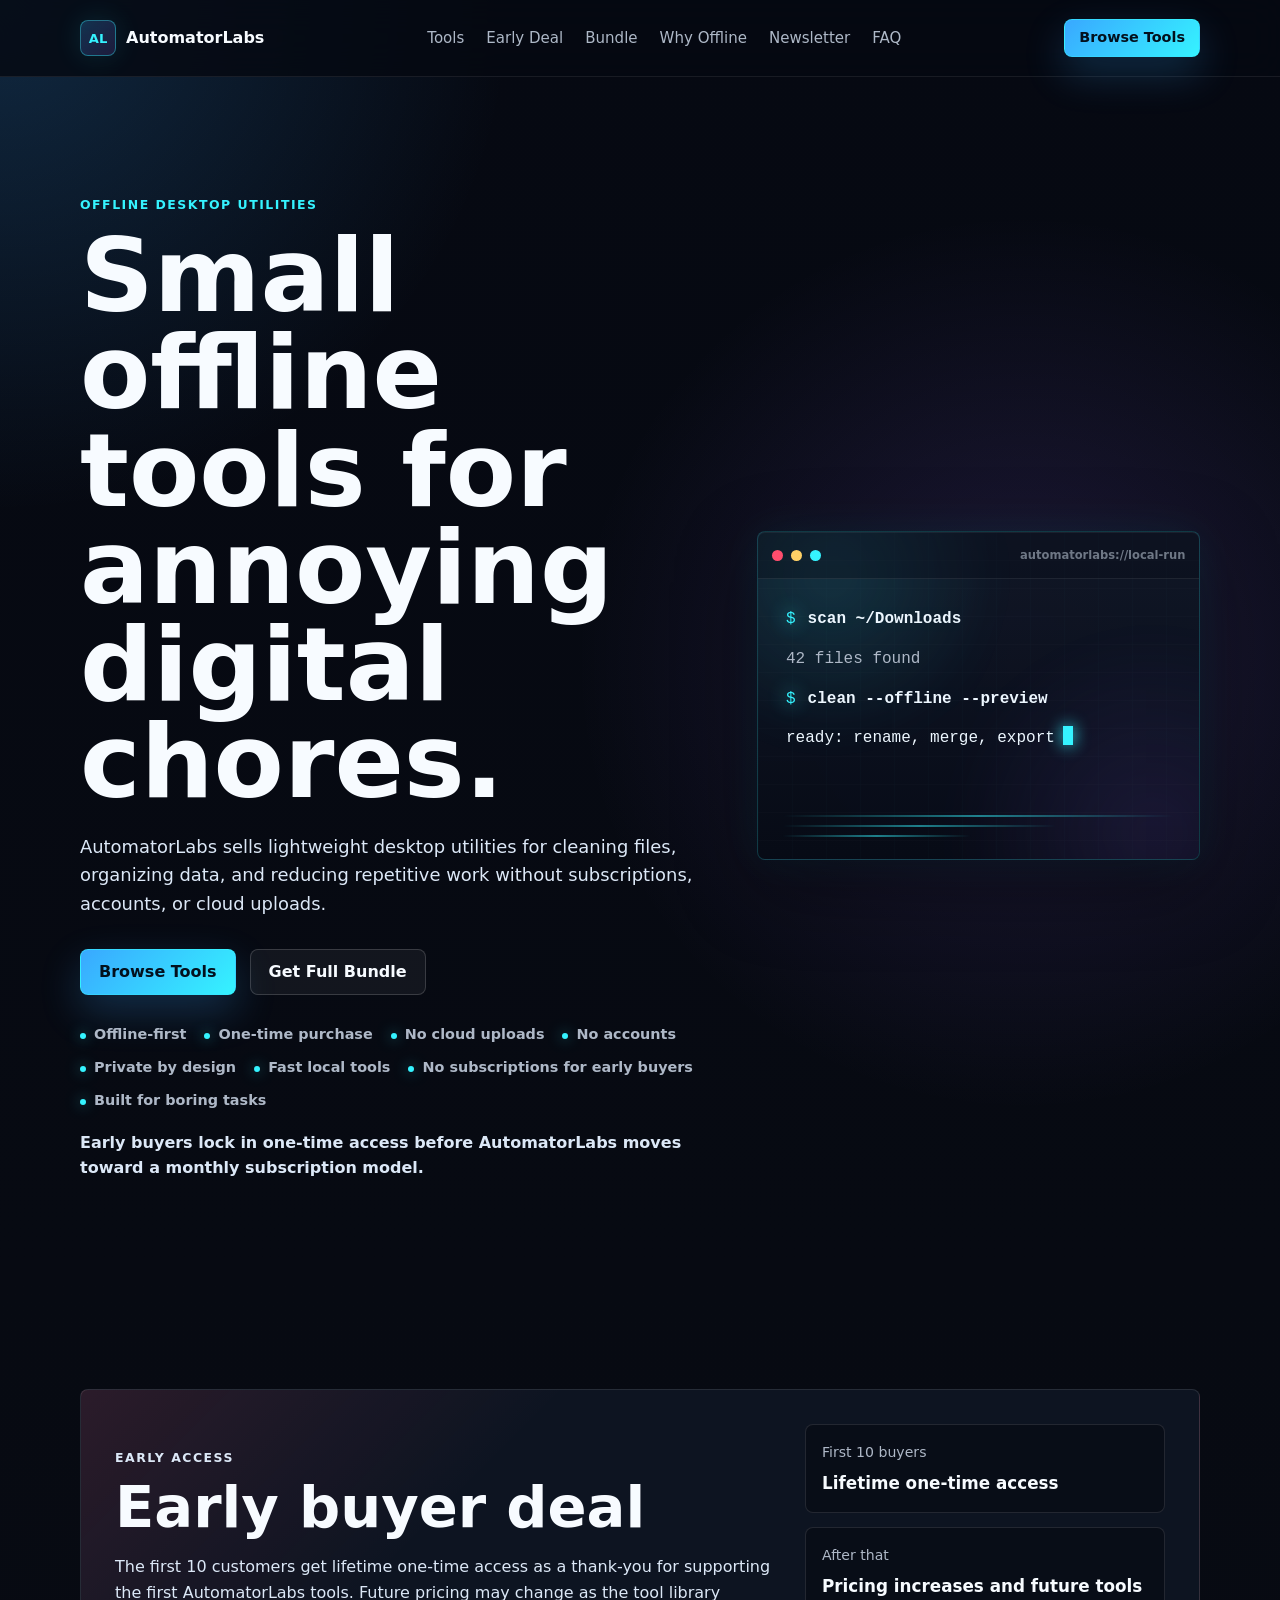
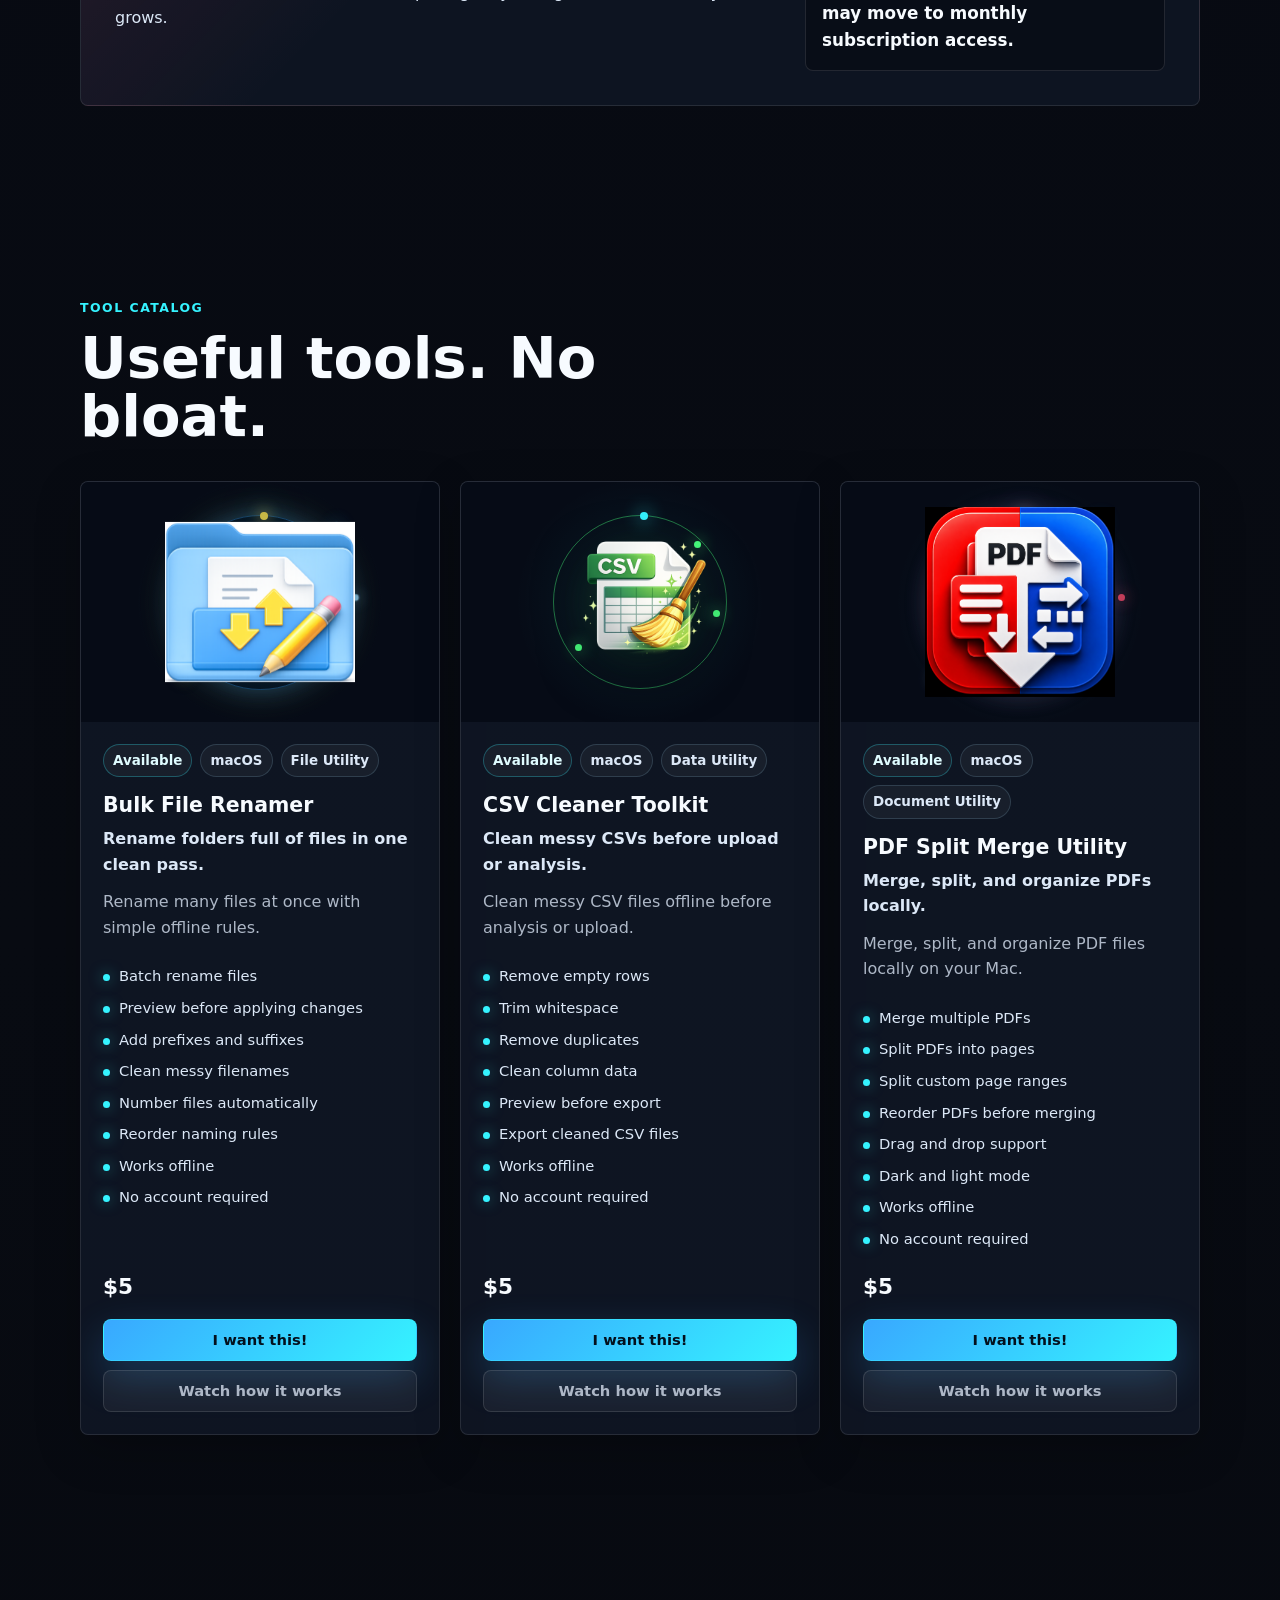
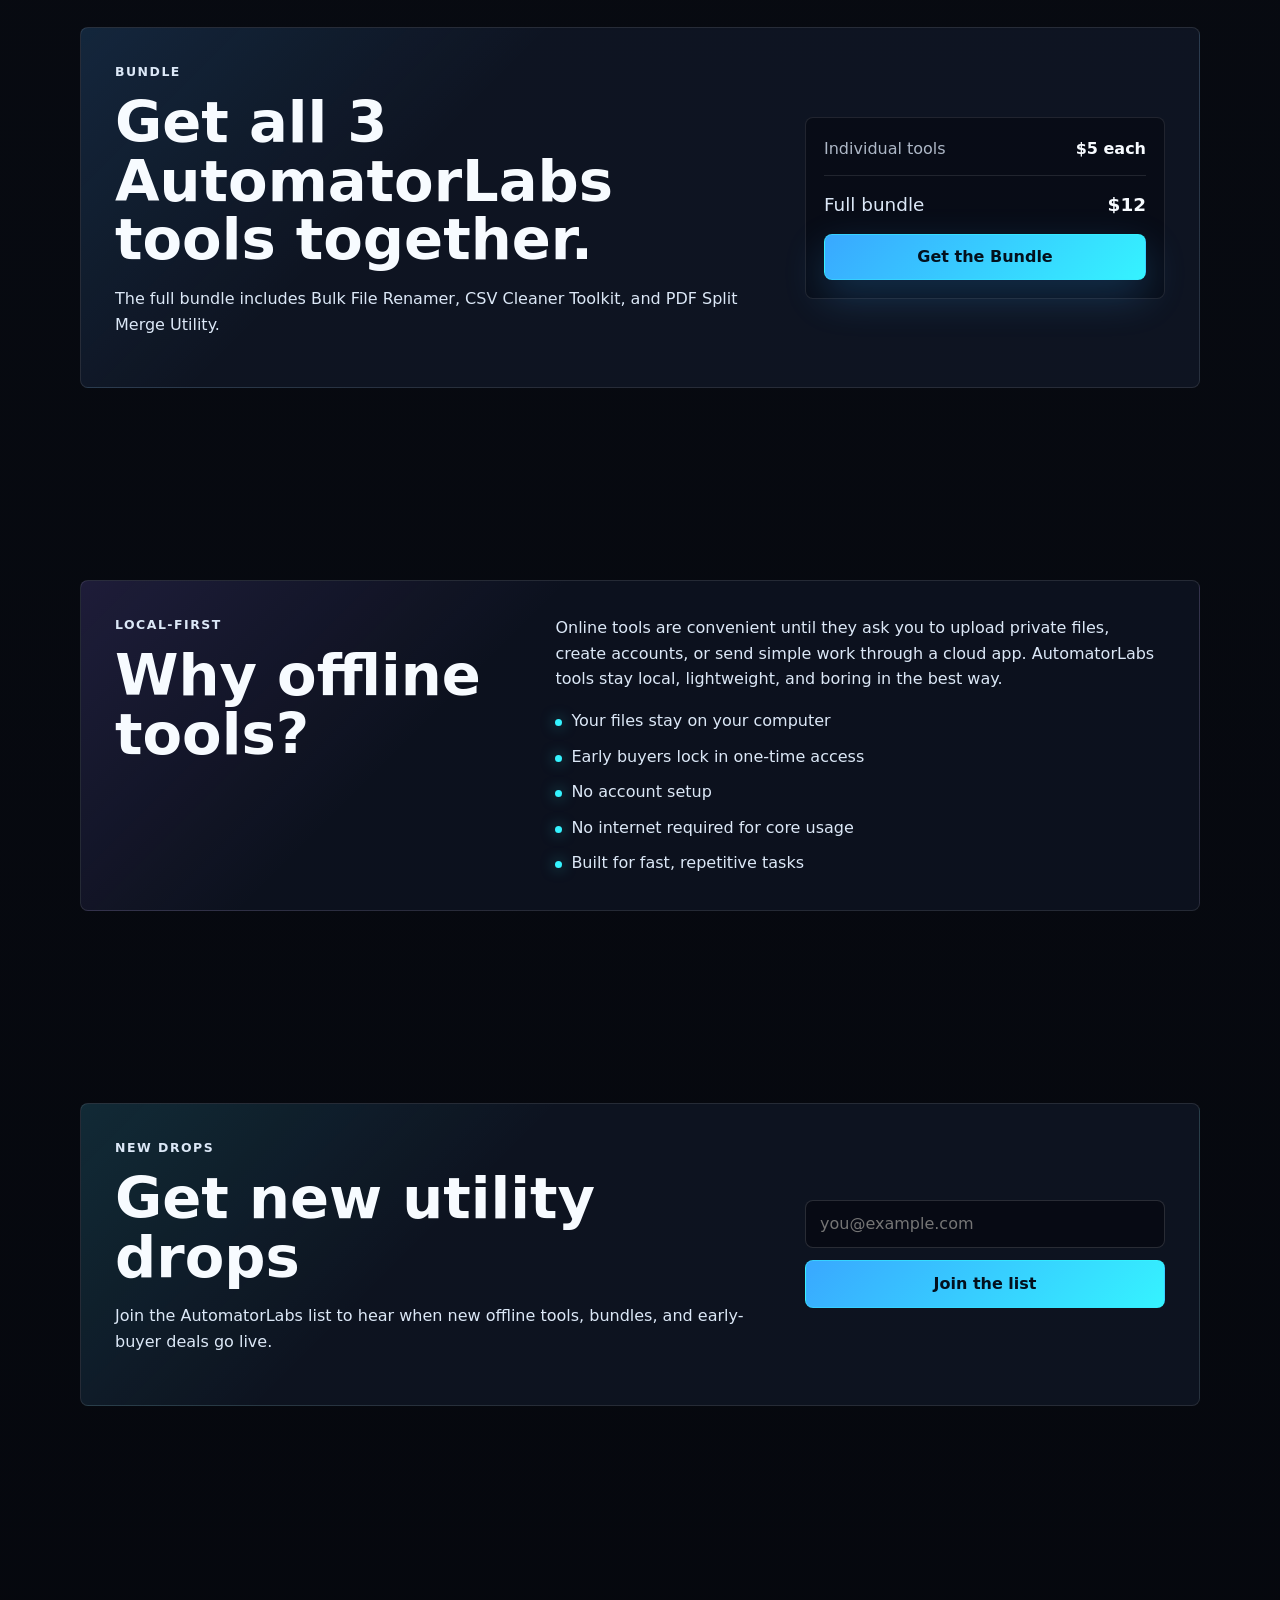
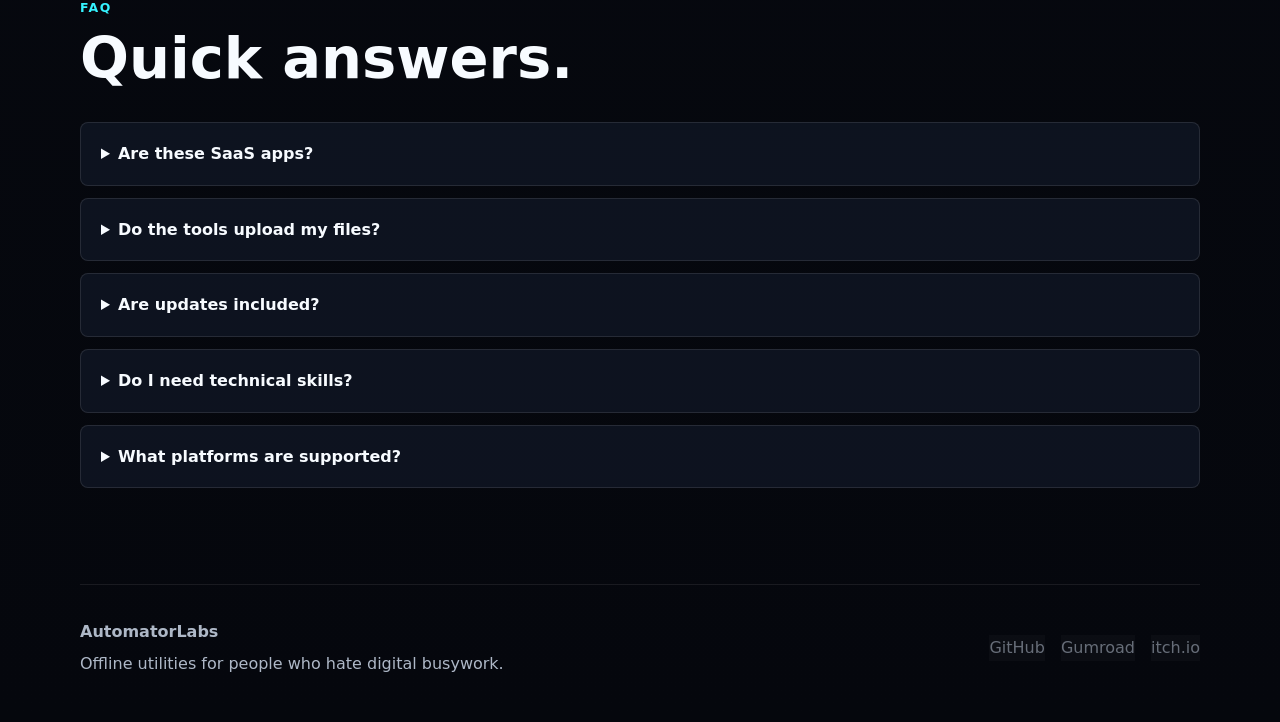
<file: index.html>
<!DOCTYPE html>
<html lang="en">
  <head>
    <meta charset="UTF-8" />
    <meta name="viewport" content="width=device-width, initial-scale=1.0" />
    <meta
  name="description"
  content="AutomatorLabs builds small offline desktop utilities for files, data, PDFs, and repetitive digital chores."
/>

<meta property="og:title" content="AutomatorLabs | Offline Utility Apps">
<meta property="og:description" content="Small offline desktop utilities for cleaning files, organizing downloads, removing duplicates, and reducing repetitive digital chores.">
<meta property="og:image" content="https://automatorlabs.netlify.app/assets/screenshots/preview.png">
<meta property="og:url" content="https://automatorlabs.netlify.app">
<meta property="og:type" content="website">

<meta name="twitter:card" content="summary_large_image">
<meta name="twitter:title" content="AutomatorLabs | Offline Utility Apps">
<meta name="twitter:description" content="Small offline desktop utilities for cleaning files, organizing downloads, and reducing repetitive digital chores.">
<meta name="twitter:image" content="https://automatorlabs.netlify.app/assets/screenshots/preview.png">

<title>AutomatorLabs | Offline Utility Apps</title>
    <link rel="stylesheet" href="styles.css" />
  </head>
  <body>
    <header class="site-header">
      <nav class="nav-shell" aria-label="Main navigation">
        <a class="brand" href="#top" aria-label="AutomatorLabs home">
          <span class="brand-mark">AL</span>
          <span>AutomatorLabs</span>
        </a>
        <div class="nav-links">
          <a href="#tools">Tools</a>
          <a href="#early-deal">Early Deal</a>
          <a href="#bundle">Bundle</a>
          <a href="#why-offline">Why Offline</a>
          <a href="#newsletter">Newsletter</a>
          <a href="#faq">FAQ</a>
        </div>
        <a class="button button-small" href="#tools">Browse Tools</a>
      </nav>
    </header>

    <main id="top">
      <section class="hero section-pad">
        <div class="hero-grid">
          <div class="hero-copy">
            <p class="eyebrow">Offline desktop utilities</p>
            <h1>Small offline tools for annoying digital chores.</h1>
            <p class="hero-subhead">
              AutomatorLabs sells lightweight desktop utilities for cleaning
              files, organizing data, and reducing repetitive work without
              subscriptions, accounts, or cloud uploads.
            </p>
            <div class="hero-actions">
              <a class="button" href="#tools">Browse Tools</a>
              <a class="button button-secondary" href="#bundle">Get Full Bundle</a>
            </div>
            <ul class="trust-badges" aria-label="Product trust badges">
              <li>Offline-first</li>
              <li>One-time purchase</li>
              <li>No cloud uploads</li>
              <li>No accounts</li>
              <li>Private by design</li>
              <li>Fast local tools</li>
              <li>No subscriptions for early buyers</li>
              <li>Built for boring tasks</li>
            </ul>
            <p class="early-note">
              Early buyers lock in one-time access before AutomatorLabs moves
              toward a monthly subscription model.
            </p>
          </div>
          <div class="hero-panel" aria-hidden="true">
            <div class="terminal-window">
              <div class="terminal-aura"></div>
              <div class="terminal-scanline"></div>
              <div class="terminal-top">
                <span></span>
                <span></span>
                <span></span>
                <em>automatorlabs://local-run</em>
              </div>
              <div class="terminal-body">
                <p class="terminal-line command command-one"><span>$</span><b>scan ~/Downloads</b></p>
                <p class="terminal-line muted result-one">42 files found</p>
                <p class="terminal-line command command-two"><span>$</span><b>clean --offline --preview</b></p>
                <p class="terminal-line success result-two">ready: rename, merge, export</p>
                <div class="terminal-grid">
                  <i></i>
                  <i></i>
                  <i></i>
                </div>
              </div>
            </div>
          </div>
        </div>
      </section>

      <section class="early-deal section-pad" id="early-deal">
        <div class="deal-box">
          <div>
            <p class="eyebrow">Early access</p>
            <h2>Early buyer deal</h2>
            <p>
              The first 10 customers get lifetime one-time access as a
              thank-you for supporting the first AutomatorLabs tools. Future
              pricing may change as the tool library grows.
            </p>
          </div>
          <div class="deal-counter" aria-label="Early buyer pricing details">
            <div>
              <span>First 10 buyers</span>
              <strong>Lifetime one-time access</strong>
            </div>
            <div>
              <span>After that</span>
              <strong>Pricing increases and future tools may move to monthly subscription access.</strong>
            </div>
          </div>
        </div>
      </section>

      <section class="catalog section-pad" id="tools">
        <div class="section-heading">
          <p class="eyebrow">Tool catalog</p>
          <h2>Useful tools. No bloat.</h2>
        </div>
        <div class="catalog-grid" id="product-grid" aria-live="polite"></div>
        <p class="catalog-note" id="catalog-note" hidden>
          Product catalog could not be loaded from products.json. Showing the
          built-in fallback catalog.
        </p>
      </section>

      <section class="bundle section-pad" id="bundle">
        <div class="bundle-box">
          <div>
            <p class="eyebrow">Bundle</p>
            <h2>Get all 3 AutomatorLabs tools together.</h2>
            <p>
              The full bundle includes Bulk File Renamer, CSV Cleaner Toolkit,
              and PDF Split Merge Utility.
            </p>
          </div>
          <div class="pricing-panel">
            <div class="price-row">
              <span>Individual tools</span>
              <strong>$5 each</strong>
            </div>
            <div class="price-row bundle-price">
              <span>Full bundle</span>
              <strong>$12</strong>
            </div>
            <!-- Replace # with the real Gumroad bundle link when it is ready. -->
            <a class="button" href="https://gallonlabs.gumroad.com/l/bundle" target="_blank" rel="noopener noreferrer">Get the Bundle</a>
          </div>
        </div>
      </section>

      <section class="why section-pad" id="why-offline">
        <div class="why-grid">
          <div>
            <p class="eyebrow">Local-first</p>
            <h2>Why offline tools?</h2>
          </div>
          <div>
            <p>
              Online tools are convenient until they ask you to upload private
              files, create accounts, or send simple work through a cloud app.
              AutomatorLabs tools stay local, lightweight, and boring in the
              best way.
            </p>
            <ul class="check-list">
              <li>Your files stay on your computer</li>
              <li>Early buyers lock in one-time access</li>
              <li>No account setup</li>
              <li>No internet required for core usage</li>
              <li>Built for fast, repetitive tasks</li>
            </ul>
          </div>
        </div>
      </section>

      <section class="newsletter section-pad" id="newsletter">
        <div class="newsletter-box">
          <div>
            <p class="eyebrow">New drops</p>
            <h2>Get new utility drops</h2>
            <p>
              Join the AutomatorLabs list to hear when new offline tools,
              bundles, and early-buyer deals go live.
            </p>
          </div>
          <form name="newsletter" method="POST" data-netlify="true" action="/success.html" class="newsletter-form">
            <input type="hidden" name="form-name" value="newsletter" />
            <input type="email" name="email" placeholder="you@example.com" required />
            <button type="submit">Join the list</button>
          </form>
        </div>
      </section>

      <section class="faq section-pad" id="faq">
        <div class="section-heading">
          <p class="eyebrow">FAQ</p>
          <h2>Quick answers.</h2>
        </div>
        <div class="faq-list">
          <details>
            <summary>Are these SaaS apps?</summary>
            <p>No. They are downloadable desktop utilities.</p>
          </details>
          <details>
            <summary>Do the tools upload my files?</summary>
            <p>No. The tools are designed to work locally.</p>
          </details>
          <details>
            <summary>Are updates included?</summary>
            <p>Minor updates may be included depending on the product.</p>
          </details>
          <details>
            <summary>Do I need technical skills?</summary>
            <p>No. These tools are built for normal users.</p>
          </details>
          <details>
            <summary>What platforms are supported?</summary>
            <p>Current builds focus on macOS first.</p>
          </details>
        </div>
      </section>
    </main>

    <footer class="site-footer">
      <div>
        <strong>AutomatorLabs</strong>
        <p>Offline utilities for people who hate digital busywork.</p>
      </div>
      <div class="footer-links">
        <a class="disabled-link" href="#" aria-disabled="true">GitHub</a>
        <a class="disabled-link" href="#" aria-disabled="true">Gumroad</a>
        <a class="disabled-link" href="#" aria-disabled="true">itch.io</a>
      </div>
    </footer>

    <script src="script.js"></script>
  </body>
</html>
</file>
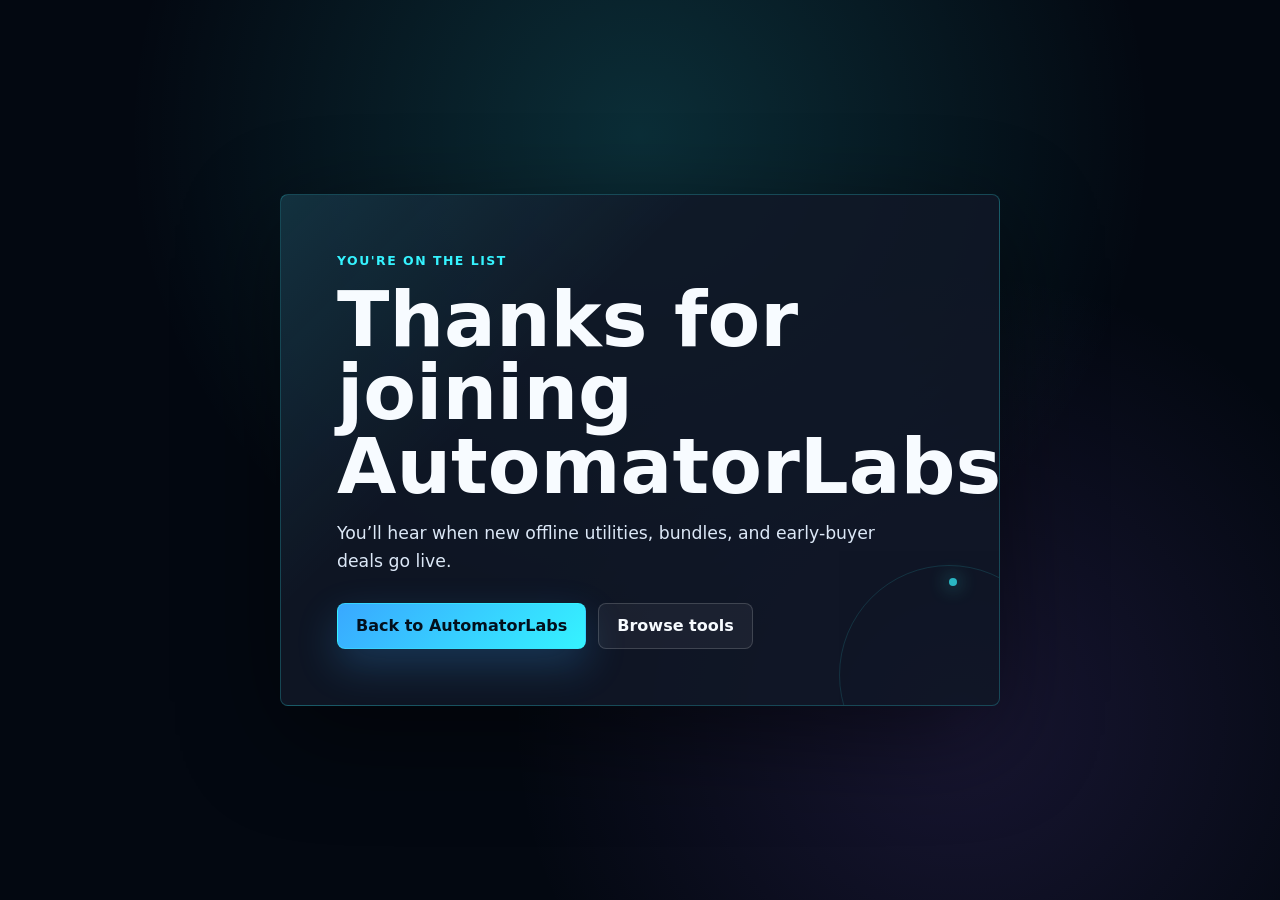
<file: success.html>
<!DOCTYPE html>
<html lang="en">
  <head>
    <meta charset="UTF-8" />
    <meta name="viewport" content="width=device-width, initial-scale=1.0" />
    <meta
      name="description"
      content="Thanks for joining the AutomatorLabs utility drop list."
    />
    <title>Thanks | AutomatorLabs</title>
    <link rel="stylesheet" href="styles.css" />
  </head>
  <body class="success-page">
    <main class="success-shell">
      <section class="success-card" aria-labelledby="success-title">
        <div class="success-orbit" aria-hidden="true">
          <span></span>
          <span></span>
          <span></span>
        </div>
        <p class="eyebrow">You're on the list</p>
        <h1 id="success-title">Thanks for joining AutomatorLabs.</h1>
        <p>
          You’ll hear when new offline utilities, bundles, and early-buyer
          deals go live.
        </p>
        <div class="success-actions">
          <a class="button" href="/">Back to AutomatorLabs</a>
          <a class="button button-secondary" href="/#tools">Browse tools</a>
        </div>
      </section>
    </main>
  </body>
</html>
</file>
<file: styles.css>
:root {
  color-scheme: dark;
  --bg: #060912;
  --bg-2: #0a1020;
  --card: #111827;
  --card-2: #151f32;
  --line: rgba(166, 227, 255, 0.16);
  --text: #f7fbff;
  --muted: #aeb8c7;
  --soft: #dce8f7;
  --blue: #39a8ff;
  --cyan: #35f3ff;
  --violet: #9a6cff;
  --red: #ff4d6d;
  --shadow: 0 24px 80px rgba(0, 0, 0, 0.38);
}

* {
  box-sizing: border-box;
}

html {
  scroll-behavior: smooth;
}

body {
  margin: 0;
  min-height: 100vh;
  overflow-x: hidden;
  background:
    radial-gradient(circle at top left, rgba(57, 168, 255, 0.2), transparent 32rem),
    radial-gradient(circle at 80% 12%, rgba(154, 108, 255, 0.16), transparent 28rem),
    linear-gradient(180deg, var(--bg), #080b12 46%, #05070d);
  color: var(--text);
  font-family:
    Inter, ui-sans-serif, system-ui, -apple-system, BlinkMacSystemFont, "Segoe UI",
    sans-serif;
  line-height: 1.6;
}

img {
  display: block;
  max-width: 100%;
}

a {
  color: inherit;
  text-decoration: none;
}

.site-header {
  position: sticky;
  top: 0;
  z-index: 10;
  border-bottom: 1px solid rgba(255, 255, 255, 0.08);
  background: rgba(6, 9, 18, 0.82);
  backdrop-filter: blur(18px);
}

.nav-shell,
.section-pad,
.site-footer {
  width: min(1120px, calc(100% - 32px));
  margin: 0 auto;
}

.nav-shell {
  display: flex;
  align-items: center;
  justify-content: space-between;
  gap: 20px;
  min-height: 76px;
}

.brand {
  display: inline-flex;
  align-items: center;
  gap: 10px;
  font-weight: 800;
  letter-spacing: 0;
}

.brand-mark {
  display: grid;
  width: 36px;
  height: 36px;
  place-items: center;
  border: 1px solid rgba(53, 243, 255, 0.38);
  background: linear-gradient(135deg, rgba(57, 168, 255, 0.24), rgba(154, 108, 255, 0.16));
  color: var(--cyan);
  font-size: 0.82rem;
  border-radius: 8px;
  box-shadow: 0 0 28px rgba(53, 243, 255, 0.12);
}

.nav-links {
  display: flex;
  align-items: center;
  gap: 22px;
  color: var(--muted);
  font-size: 0.94rem;
}

.nav-links a:hover {
  color: var(--text);
}

.button {
  display: inline-flex;
  align-items: center;
  justify-content: center;
  min-height: 46px;
  padding: 0 18px;
  border: 1px solid rgba(53, 243, 255, 0.48);
  border-radius: 8px;
  background: linear-gradient(135deg, var(--blue), var(--cyan));
  color: #03101d;
  font-weight: 800;
  box-shadow: 0 16px 40px rgba(57, 168, 255, 0.24);
  transition: transform 180ms ease, border-color 180ms ease, box-shadow 180ms ease;
}

.button:hover {
  transform: translateY(-2px);
  box-shadow: 0 20px 48px rgba(57, 168, 255, 0.32);
}

.button-secondary {
  background: rgba(255, 255, 255, 0.05);
  color: var(--text);
  border-color: rgba(255, 255, 255, 0.16);
  box-shadow: none;
}

.button-small {
  min-height: 38px;
  padding-inline: 14px;
  font-size: 0.9rem;
}

.section-pad {
  padding: 96px 0;
}

.hero {
  padding-top: 118px;
}

.hero-grid {
  display: grid;
  grid-template-columns: minmax(0, 1.05fr) minmax(320px, 0.75fr);
  gap: 56px;
  align-items: center;
}

.eyebrow {
  margin: 0 0 12px;
  color: var(--cyan);
  font-size: 0.78rem;
  font-weight: 800;
  letter-spacing: 0.12em;
  text-transform: uppercase;
}

h1,
h2,
h3,
p {
  margin-top: 0;
}

h1 {
  max-width: 760px;
  margin-bottom: 22px;
  font-size: clamp(3rem, 8vw, 6.6rem);
  line-height: 0.95;
  letter-spacing: 0;
}

h2 {
  margin-bottom: 16px;
  font-size: clamp(2rem, 5vw, 3.6rem);
  line-height: 1.02;
  letter-spacing: 0;
}

h3 {
  margin-bottom: 8px;
  font-size: 1.28rem;
  line-height: 1.2;
}

.hero-subhead {
  max-width: 690px;
  color: var(--soft);
  font-size: 1.12rem;
}

.hero-actions {
  display: flex;
  flex-wrap: wrap;
  gap: 14px;
  margin: 30px 0 28px;
}

.trust-badges,
.check-list,
.feature-list {
  margin: 0;
  padding: 0;
  list-style: none;
}

.trust-badges {
  display: flex;
  flex-wrap: wrap;
  gap: 10px 18px;
}

.badge {
  border: 1px solid var(--line);
  border-radius: 999px;
  background: rgba(255, 255, 255, 0.045);
  color: var(--soft);
  font-size: 0.84rem;
  font-weight: 700;
}

.trust-badges li {
  position: relative;
  color: var(--muted);
  font-size: 0.9rem;
  font-weight: 700;
  white-space: nowrap;
}

.trust-badges li::before {
  content: "";
  display: inline-block;
  width: 6px;
  height: 6px;
  margin-right: 8px;
  border-radius: 999px;
  background: var(--cyan);
  box-shadow: 0 0 14px rgba(53, 243, 255, 0.58);
}

.early-note {
  margin-top: 18px;
  color: var(--soft);
  font-weight: 700;
}

.hero-panel {
  min-height: 420px;
  display: grid;
  align-items: center;
}

.terminal-window {
  position: relative;
  overflow: hidden;
  border: 1px solid rgba(53, 243, 255, 0.2);
  border-radius: 8px;
  background: linear-gradient(180deg, rgba(17, 24, 39, 0.96), rgba(7, 11, 22, 0.98));
  box-shadow:
    var(--shadow),
    0 0 44px rgba(53, 243, 255, 0.08),
    inset 0 1px 0 rgba(255, 255, 255, 0.08);
  animation: terminalBoot 1.2s cubic-bezier(0.16, 1, 0.3, 1) both, terminalBreathe 5.8s ease-in-out 1.2s infinite;
}

.terminal-window::before,
.terminal-window::after,
.terminal-aura,
.terminal-scanline {
  content: "";
  position: absolute;
  pointer-events: none;
}

.terminal-window::before {
  inset: 0;
  z-index: 3;
  background: linear-gradient(115deg, transparent 18%, rgba(53, 243, 255, 0.16) 38%, rgba(255, 255, 255, 0.22) 45%, transparent 62%);
  opacity: 0;
  transform: translateX(-85%) skewX(-12deg);
  animation: terminalShine 5.4s ease-in-out 1.1s infinite;
}

.terminal-window::after {
  inset: 0;
  z-index: 2;
  background:
    linear-gradient(rgba(255, 255, 255, 0.035) 1px, transparent 1px),
    linear-gradient(90deg, rgba(53, 243, 255, 0.04) 1px, transparent 1px);
  background-size: 100% 28px, 34px 100%;
  opacity: 0.24;
  mix-blend-mode: screen;
}

.terminal-aura {
  inset: -20%;
  z-index: 0;
  background:
    radial-gradient(circle at 26% 24%, rgba(53, 243, 255, 0.2), transparent 30%),
    radial-gradient(circle at 78% 80%, rgba(154, 108, 255, 0.18), transparent 34%);
  filter: blur(22px);
  opacity: 0.7;
  animation: terminalAuraPulse 4.8s ease-in-out infinite;
}

.terminal-scanline {
  left: 0;
  right: 0;
  top: -18%;
  z-index: 4;
  height: 80px;
  background: linear-gradient(180deg, transparent, rgba(53, 243, 255, 0.18), transparent);
  opacity: 0;
  animation: terminalScan 4.2s ease-in-out 1.4s infinite;
}

.terminal-top {
  position: relative;
  z-index: 5;
  display: flex;
  align-items: center;
  gap: 8px;
  padding: 14px;
  border-bottom: 1px solid rgba(255, 255, 255, 0.08);
  background: rgba(7, 11, 22, 0.34);
}

.terminal-top span {
  width: 11px;
  height: 11px;
  border-radius: 999px;
  background: var(--red);
}

.terminal-top span:nth-child(2) {
  background: #ffd166;
}

.terminal-top span:nth-child(3) {
  background: var(--cyan);
}

.terminal-top span {
  animation: terminalDotPulse 3.1s ease-in-out infinite;
}

.terminal-top span:nth-child(2) {
  animation-delay: 0.25s;
}

.terminal-top span:nth-child(3) {
  animation-delay: 0.5s;
}

.terminal-top em {
  margin-left: auto;
  color: rgba(220, 232, 247, 0.48);
  font-size: 0.72rem;
  font-style: normal;
  font-weight: 700;
}

.terminal-body {
  position: relative;
  z-index: 5;
  min-height: 280px;
  padding: 28px;
  font-family: "SFMono-Regular", Consolas, "Liberation Mono", monospace;
}

.terminal-body p {
  margin-bottom: 14px;
  color: #edf7ff;
}

.terminal-line {
  opacity: 0;
  transform: translateY(8px);
  animation: terminalLineIn 460ms ease-out forwards;
}

.terminal-line b {
  display: inline-block;
  overflow: hidden;
  max-width: 0;
  white-space: nowrap;
  vertical-align: bottom;
  font-weight: 800;
  animation: terminalType 950ms steps(var(--chars)) forwards;
}

.terminal-line.command {
  text-shadow: 0 0 20px rgba(53, 243, 255, 0.12);
}

.terminal-line.command span {
  display: inline-block;
  margin-right: 12px;
  animation: promptIgnite 1.2s ease-out both;
}

.command-one {
  --chars: 16;
  animation-delay: 0.55s;
}

.command-one b {
  animation-delay: 0.72s;
}

.result-one {
  animation-delay: 1.85s;
}

.command-two {
  --chars: 25;
  animation-delay: 2.28s;
}

.command-two b {
  animation-delay: 2.45s;
}

.result-two {
  animation-delay: 3.75s;
}

.result-two::after {
  content: "";
  display: inline-block;
  width: 10px;
  height: 1.2em;
  margin-left: 8px;
  vertical-align: -0.18em;
  background: var(--cyan);
  box-shadow: 0 0 16px var(--cyan);
  animation: cursorBlink 900ms steps(2, end) 4.3s infinite;
}

.terminal-body span,
.success {
  color: var(--cyan);
}

.terminal-body .muted {
  color: var(--muted);
}

.terminal-grid {
  position: absolute;
  right: 24px;
  bottom: 22px;
  left: 24px;
  display: grid;
  gap: 8px;
  opacity: 0;
  animation: terminalGridRise 900ms ease-out 4s forwards;
}

.terminal-grid i {
  height: 2px;
  border-radius: 999px;
  background: linear-gradient(90deg, rgba(53, 243, 255, 0), rgba(53, 243, 255, 0.5), rgba(154, 108, 255, 0));
  transform-origin: left;
  animation: terminalDataFlow 2.4s ease-in-out infinite;
}

.terminal-grid i:nth-child(2) {
  width: 70%;
  animation-delay: 0.22s;
}

.terminal-grid i:nth-child(3) {
  width: 48%;
  animation-delay: 0.44s;
}

@keyframes terminalBoot {
  0% {
    opacity: 0;
    transform: translate3d(0, 28px, 0) scale(0.94);
    filter: blur(12px) brightness(0.55);
  }
  58% {
    opacity: 1;
    transform: translate3d(0, -6px, 0) scale(1.02);
    filter: blur(0) brightness(1.16);
  }
  100% {
    opacity: 1;
    transform: translate3d(0, 0, 0) scale(1);
    filter: blur(0) brightness(1);
  }
}

@keyframes terminalBreathe {
  0%, 100% {
    border-color: rgba(53, 243, 255, 0.2);
    box-shadow:
      var(--shadow),
      0 0 44px rgba(53, 243, 255, 0.08),
      inset 0 1px 0 rgba(255, 255, 255, 0.08);
  }
  50% {
    border-color: rgba(53, 243, 255, 0.42);
    box-shadow:
      var(--shadow),
      0 0 64px rgba(53, 243, 255, 0.2),
      inset 0 1px 0 rgba(255, 255, 255, 0.12);
  }
}

@keyframes terminalShine {
  0%, 20%, 100% {
    opacity: 0;
    transform: translateX(-85%) skewX(-12deg);
  }
  32% {
    opacity: 0.9;
  }
  48% {
    opacity: 0;
    transform: translateX(85%) skewX(-12deg);
  }
}

@keyframes terminalAuraPulse {
  0%, 100% {
    opacity: 0.42;
    transform: scale(0.96);
  }
  50% {
    opacity: 0.9;
    transform: scale(1.05);
  }
}

@keyframes terminalScan {
  0%, 22%, 100% {
    opacity: 0;
    transform: translateY(0);
  }
  32% {
    opacity: 0.9;
  }
  58% {
    opacity: 0;
    transform: translateY(430px);
  }
}

@keyframes terminalDotPulse {
  0%, 100% {
    transform: scale(1);
    filter: brightness(1);
  }
  50% {
    transform: scale(1.16);
    filter: brightness(1.35);
  }
}

@keyframes terminalLineIn {
  to {
    opacity: 1;
    transform: translateY(0);
  }
}

@keyframes terminalType {
  to {
    max-width: calc(var(--chars) * 0.72em);
  }
}

@keyframes promptIgnite {
  0% {
    opacity: 0;
    transform: translateX(-8px);
    text-shadow: none;
  }
  100% {
    opacity: 1;
    transform: translateX(0);
    text-shadow: 0 0 18px rgba(53, 243, 255, 0.85);
  }
}

@keyframes cursorBlink {
  50% {
    opacity: 0;
  }
}

@keyframes terminalGridRise {
  to {
    opacity: 1;
  }
}

@keyframes terminalDataFlow {
  0%, 100% {
    opacity: 0.16;
    transform: scaleX(0.2);
  }
  50% {
    opacity: 0.86;
    transform: scaleX(1);
  }
}

.section-heading {
  max-width: 720px;
  margin-bottom: 34px;
}

.catalog-grid {
  display: grid;
  grid-template-columns: repeat(3, minmax(0, 1fr));
  gap: 20px;
}

.product-card {
  display: flex;
  flex-direction: column;
  min-height: 100%;
  overflow: hidden;
  border: 1px solid rgba(255, 255, 255, 0.1);
  border-radius: 8px;
  background: rgba(17, 24, 39, 0.82);
  box-shadow: 0 14px 46px rgba(0, 0, 0, 0.22);
  transition: transform 180ms ease, border-color 180ms ease, background 180ms ease;
}

.product-card:hover {
  transform: translateY(-4px);
  border-color: rgba(53, 243, 255, 0.3);
  background: rgba(21, 31, 50, 0.92);
}

.product-media {
  display: grid;
  place-items: center;
  height: 240px;
  overflow: hidden;
  padding: 22px;
  background:
    radial-gradient(circle at center, rgba(53, 243, 255, 0.08), transparent 58%),
    rgba(3, 8, 18, 0.72);
}

.animated-icon-stage {
  position: relative;
  width: min(190px, 72%);
  aspect-ratio: 1 / 1;
  display: grid;
  place-items: center;
}

.animated-product-icon {
  position: relative;
  z-index: 4;
  width: 100%;
  height: 100%;
  object-fit: contain;
  animation: iconFloat 4s ease-in-out infinite;
  filter: drop-shadow(0 18px 28px rgba(0, 0, 0, 0.45));
}

.icon-glow {
  position: absolute;
  inset: 16%;
  border-radius: 999px;
  background: radial-gradient(circle, rgba(53, 243, 255, 0.32), transparent 68%);
  filter: blur(18px);
  animation: glowPulse 3.4s ease-in-out infinite;
  z-index: 1;
}

.orbit-ring {
  position: absolute;
  inset: 4%;
  border: 1px solid rgba(53, 243, 255, 0.34);
  border-radius: 999px;
  animation: orbitSpin 12s linear infinite;
  z-index: 2;
}

.orbit-ring::before {
  content: "";
  position: absolute;
  top: -4px;
  left: 50%;
  width: 8px;
  height: 8px;
  border-radius: 999px;
  background: #35f3ff;
  box-shadow: 0 0 18px #35f3ff;
}

.spark {
  position: absolute;
  width: 7px;
  height: 7px;
  border-radius: 999px;
  background: #35f3ff;
  box-shadow: 0 0 16px #35f3ff;
  z-index: 3;
  animation: sparkBlink 2.8s ease-in-out infinite;
}

.spark-1 {
  top: 18%;
  right: 18%;
  animation-delay: 0s;
}

.spark-2 {
  bottom: 24%;
  left: 16%;
  animation-delay: 0.7s;
}

.spark-3 {
  top: 54%;
  right: 8%;
  animation-delay: 1.4s;
}

.bulk-file-renamer .icon-glow {
  background: radial-gradient(circle, rgba(57, 168, 255, 0.38), transparent 68%);
}

.bulk-file-renamer .orbit-ring {
  border-color: rgba(57, 168, 255, 0.42);
}

.bulk-file-renamer .spark {
  background: #39a8ff;
  box-shadow: 0 0 16px #39a8ff;
}

.bulk-file-renamer {
  perspective: 850px;
  transform-style: preserve-3d;
  isolation: isolate;
}

.bulk-file-renamer::before,
.bulk-file-renamer::after {
  content: "";
  position: absolute;
  pointer-events: none;
}

.bulk-file-renamer::before {
  z-index: 3;
  width: 150%;
  height: 3px;
  left: -25%;
  top: 58%;
  border-radius: 999px;
  opacity: 0;
  background:
    linear-gradient(90deg, transparent, rgba(57, 168, 255, 1), rgba(255, 232, 82, 0.98), rgba(255, 255, 255, 0.86), transparent);
  box-shadow:
    0 0 18px rgba(57, 168, 255, 0.9),
    0 0 34px rgba(255, 232, 82, 0.52);
  transform: translateX(-64%) rotate(-18deg) scaleX(0.12);
  animation: bulkPencilTrace 5.6s cubic-bezier(0.18, 0.8, 0.22, 1) infinite;
}

.bulk-file-renamer::after {
  z-index: 0;
  inset: -14%;
  border-radius: 28px;
  opacity: 0;
  background:
    linear-gradient(115deg, transparent 12%, rgba(120, 218, 255, 0.34) 36%, transparent 58%),
    radial-gradient(circle at 50% 76%, rgba(57, 168, 255, 0.36), transparent 44%),
    radial-gradient(circle at 48% 44%, rgba(255, 232, 82, 0.18), transparent 38%);
  transform: translateY(28px) scale(0.52);
  animation: bulkCleanPulse 5.6s ease-out infinite;
}

.bulk-file-renamer .animated-product-icon {
  transform-origin: 50% 68%;
  animation:
    bulkIconEntrance 2.65s cubic-bezier(0.13, 1.15, 0.22, 1) both,
    bulkIconIdle 3.8s ease-in-out 2.65s infinite;
  filter:
    drop-shadow(0 22px 32px rgba(0, 0, 0, 0.5))
    drop-shadow(0 0 24px rgba(57, 168, 255, 0.42))
    drop-shadow(0 0 16px rgba(255, 232, 82, 0.22));
}

.bulk-file-renamer .icon-glow {
  inset: 8%;
  opacity: 0;
  filter: blur(24px);
  animation:
    bulkGlowWake 2.65s cubic-bezier(0.13, 1.15, 0.22, 1) both,
    bulkGlowIdle 3.6s ease-in-out 2.65s infinite;
}

.bulk-file-renamer .orbit-ring {
  opacity: 0;
  box-shadow:
    inset 0 0 20px rgba(57, 168, 255, 0.08),
    0 0 24px rgba(57, 168, 255, 0.32),
    0 0 44px rgba(255, 232, 82, 0.16);
  animation:
    bulkInterfaceAssemble 2.65s cubic-bezier(0.13, 1.15, 0.22, 1) both,
    orbitSpin 9s linear 2.65s infinite;
}

.bulk-file-renamer .orbit-ring::before {
  background: #ffe852;
  box-shadow:
    0 0 14px #ffe852,
    0 0 26px rgba(57, 168, 255, 0.8),
    0 0 42px rgba(255, 232, 82, 0.5);
}

.bulk-file-renamer .spark {
  opacity: 0;
  animation:
    bulkSparkSnap 2.65s cubic-bezier(0.13, 1.15, 0.22, 1) both,
    bulkParticleIdle 3.4s ease-in-out 2.65s infinite;
}

.bulk-file-renamer .spark-1 {
  --bulk-spark-x: 58px;
  --bulk-spark-y: -52px;
  top: 8%;
  right: 8%;
  background: #39a8ff;
  box-shadow: 0 0 18px #39a8ff;
}

.bulk-file-renamer .spark-2 {
  --bulk-spark-x: -52px;
  --bulk-spark-y: 48px;
  bottom: 10%;
  left: 8%;
  background: #ffe852;
  box-shadow:
    0 0 15px #ffe852,
    0 0 26px rgba(57, 168, 255, 0.5);
}

.bulk-file-renamer .spark-3 {
  --bulk-spark-x: 64px;
  --bulk-spark-y: 22px;
  top: 46%;
  right: -2%;
  background: #9bdcff;
  box-shadow: 0 0 16px #9bdcff;
}

.bulk-file-renamer .spark::before {
  content: "";
  position: absolute;
  top: 3px;
  width: 70px;
  height: 2px;
  border-radius: 999px;
  opacity: 0;
  background: linear-gradient(90deg, currentColor, transparent);
  filter: blur(0.2px);
  transform: translateX(-28px) rotate(-16deg) scaleX(0.24);
  animation: bulkArrowStreak 5.6s ease-in-out infinite;
}

.csv-cleaner-toolkit .icon-glow {
  background: radial-gradient(circle, rgba(72, 255, 126, 0.34), transparent 68%);
}

.csv-cleaner-toolkit .orbit-ring {
  border-color: rgba(72, 255, 126, 0.42);
}

.csv-cleaner-toolkit .spark {
  background: #48ff7e;
  box-shadow: 0 0 16px #48ff7e;
}

.pdf-split-merge-utility .icon-glow {
  background:
    radial-gradient(circle at 35% 50%, rgba(255, 77, 109, 0.36), transparent 42%),
    radial-gradient(circle at 65% 50%, rgba(57, 168, 255, 0.36), transparent 42%);
}

.pdf-split-merge-utility {
  perspective: 900px;
  transform-style: preserve-3d;
  isolation: isolate;
}

.pdf-split-merge-utility::before,
.pdf-split-merge-utility::after {
  content: "";
  position: absolute;
  pointer-events: none;
}

.pdf-split-merge-utility::before {
  inset: 4%;
  z-index: 3;
  border-radius: 22px;
  background:
    linear-gradient(115deg, transparent 16%, rgba(255, 255, 255, 0.96) 42%, rgba(57, 168, 255, 0.56) 48%, transparent 64%),
    linear-gradient(90deg, rgba(255, 77, 109, 0.2), transparent 42%, rgba(57, 168, 255, 0.24));
  mix-blend-mode: screen;
  opacity: 0;
  transform: translateX(-105%) skewX(-16deg);
  animation: pdfMetalShine 5.8s cubic-bezier(0.18, 0.8, 0.22, 1) infinite;
}

.pdf-split-merge-utility::after {
  inset: -18%;
  z-index: 0;
  border: 2px solid rgba(255, 255, 255, 0.38);
  border-radius: 999px;
  opacity: 0;
  transform: scale(0.42);
  box-shadow:
    0 0 24px rgba(57, 168, 255, 0.28),
    inset 0 0 28px rgba(255, 77, 109, 0.18);
  animation: pdfShockwave 5.8s ease-out infinite;
}

.pdf-split-merge-utility .animated-product-icon {
  transform-origin: 50% 55%;
  animation:
    pdfIconEntrance 2.45s cubic-bezier(0.13, 1.12, 0.2, 1) both,
    pdfIconIdle 3.9s ease-in-out 2.45s infinite;
  filter:
    drop-shadow(0 22px 32px rgba(0, 0, 0, 0.52))
    drop-shadow(0 0 28px rgba(57, 168, 255, 0.36))
    drop-shadow(0 0 26px rgba(255, 77, 109, 0.28));
}

.pdf-split-merge-utility .icon-glow {
  inset: 8%;
  z-index: 0;
  filter: blur(28px);
  opacity: 0;
  animation:
    pdfGlowIgnite 2.45s cubic-bezier(0.13, 1.12, 0.2, 1) both,
    pdfGlowBreathe 3.6s ease-in-out 2.45s infinite;
}

.pdf-split-merge-utility .orbit-ring {
  border-color: rgba(255, 255, 255, 0.34);
  opacity: 0;
  border-style: solid;
  box-shadow:
    inset 0 0 22px rgba(57, 168, 255, 0.08),
    0 0 30px rgba(57, 168, 255, 0.28),
    0 0 34px rgba(255, 77, 109, 0.24);
  animation:
    pdfRingAssemble 2.45s cubic-bezier(0.13, 1.12, 0.2, 1) both,
    orbitSpin 8s linear 2.45s infinite;
}

.pdf-split-merge-utility .orbit-ring::before {
  background: #ffffff;
  box-shadow:
    0 0 16px #ffffff,
    0 0 34px rgba(57, 168, 255, 0.9),
    0 0 34px rgba(255, 77, 109, 0.76);
}

.pdf-split-merge-utility .spark {
  opacity: 0;
  animation:
    pdfSparkAssemble 2.45s cubic-bezier(0.13, 1.12, 0.2, 1) both,
    pdfParticleDrift 3.2s ease-in-out 2.45s infinite;
}

.pdf-split-merge-utility .spark-1 {
  --spark-x: 76px;
  --spark-y: -48px;
  top: 6%;
  right: 6%;
  color: #39a8ff;
  background: #39a8ff;
  box-shadow: 0 0 18px #39a8ff;
}

.pdf-split-merge-utility .spark-2 {
  --spark-x: -78px;
  --spark-y: 52px;
  bottom: 8%;
  left: 4%;
  color: #ffffff;
  background: #ffffff;
  box-shadow:
    0 0 16px rgba(255, 255, 255, 0.9),
    0 0 24px rgba(57, 168, 255, 0.48);
}

.pdf-split-merge-utility .spark:nth-of-type(3) {
  color: #ff4d6d;
  background: #ff4d6d;
  box-shadow: 0 0 16px #ff4d6d;
}

.pdf-split-merge-utility .spark-3 {
  --spark-x: 82px;
  --spark-y: 18px;
  top: 46%;
  right: -5%;
}

.pdf-split-merge-utility .spark::before,
.pdf-split-merge-utility .spark::after {
  content: "";
  position: absolute;
  top: 3px;
  width: 78px;
  height: 2px;
  border-radius: 999px;
  opacity: 0;
  background: linear-gradient(90deg, currentColor, transparent);
  filter: blur(0.2px);
  animation: pdfEnergyStreak 5.8s ease-in-out infinite;
}

.pdf-split-merge-utility .spark::before {
  right: 7px;
  transform: rotate(8deg);
}

.pdf-split-merge-utility .spark::after {
  left: 7px;
  transform: rotate(-10deg) scaleX(-1);
}

@keyframes iconFloat {
  0%, 100% {
    transform: translateY(0) scale(1);
  }
  50% {
    transform: translateY(-10px) scale(1.035);
  }
}

@keyframes glowPulse {
  0%, 100% {
    opacity: 0.58;
    transform: scale(0.92);
  }
  50% {
    opacity: 1;
    transform: scale(1.12);
  }
}

@keyframes orbitSpin {
  from {
    transform: rotate(0deg);
  }
  to {
    transform: rotate(360deg);
  }
}

@keyframes sparkBlink {
  0%, 100% {
    opacity: 0.15;
    transform: scale(0.6);
  }
  50% {
    opacity: 1;
    transform: scale(1.25);
  }
}

@keyframes bulkIconEntrance {
  0% {
    opacity: 0;
    transform: translate3d(-18px, 92px, -150px) rotateX(24deg) rotateZ(-6deg) scale(0.58);
    filter: blur(14px) brightness(0.42);
    clip-path: inset(72% 0 0 0);
  }
  18% {
    opacity: 1;
    transform: translate3d(-10px, 42px, -76px) rotateX(16deg) rotateZ(-3deg) scale(0.76);
    filter: blur(8px) brightness(0.78);
    clip-path: inset(42% 0 0 0);
  }
  36% {
    transform: translate3d(8px, -18px, 48px) rotateX(-8deg) rotateZ(2deg) scale(1.12);
    filter: blur(1px) brightness(1.32) saturate(1.18);
    clip-path: inset(0 0 0 0);
  }
  52% {
    transform: translate3d(-2px, 8px, 12px) rotateX(3deg) rotateZ(-0.8deg) scale(0.972);
    filter: blur(0) brightness(1.08);
  }
  70% {
    transform: translate3d(0, -5px, 8px) rotateX(-1deg) scale(1.024);
  }
  100% {
    opacity: 1;
    transform: translate3d(0, 0, 0) rotateX(0deg) scale(1);
    filter: blur(0) brightness(1);
    clip-path: inset(0 0 0 0);
  }
}

@keyframes bulkIconIdle {
  0%, 100% {
    transform: translate3d(0, 0, 0) rotateZ(0deg) scale(1);
  }
  50% {
    transform: translate3d(0, -8px, 16px) rotateZ(0.75deg) scale(1.018);
  }
}

@keyframes bulkGlowWake {
  0% {
    opacity: 0.06;
    transform: scale(0.5) translateY(16px);
  }
  34% {
    opacity: 0.52;
    transform: scale(0.85) translateY(8px);
  }
  58% {
    opacity: 1;
    transform: scale(1.38) translateY(-4px);
  }
  100% {
    opacity: 0.76;
    transform: scale(1);
  }
}

@keyframes bulkGlowIdle {
  0%, 100% {
    opacity: 0.58;
    transform: scale(0.98);
  }
  50% {
    opacity: 1;
    transform: scale(1.16);
  }
}

@keyframes bulkInterfaceAssemble {
  0% {
    opacity: 0;
    transform: translateY(22px) scale(0.55) rotate(-28deg);
    filter: blur(7px);
  }
  38% {
    opacity: 0.28;
    transform: translateY(8px) scale(0.78) rotate(-12deg);
    filter: blur(4px);
  }
  68% {
    opacity: 1;
    transform: translateY(-5px) scale(1.18) rotate(14deg);
    filter: blur(0);
  }
  100% {
    opacity: 0.78;
    transform: translateY(0) scale(1) rotate(0deg);
    filter: blur(0);
  }
}

@keyframes bulkSparkSnap {
  0%, 32% {
    opacity: 0;
    transform: translate3d(var(--bulk-spark-x, 0), var(--bulk-spark-y, 0), 0) scale(0.22);
    filter: blur(7px);
  }
  52% {
    opacity: 1;
    transform: translate3d(0, 0, 0) scale(1.9);
    filter: blur(0);
  }
  100% {
    opacity: 0.72;
    transform: translate3d(0, 0, 0) scale(0.95);
  }
}

@keyframes bulkParticleIdle {
  0%, 100% {
    opacity: 0.36;
    transform: translate3d(0, 0, 0) scale(0.8);
  }
  50% {
    opacity: 1;
    transform: translate3d(-6px, -12px, 0) scale(1.18);
  }
}

@keyframes bulkPencilTrace {
  0%, 12% {
    opacity: 0;
    transform: translateX(-72%) rotate(-18deg) scaleX(0.08);
  }
  26% {
    opacity: 1;
    transform: translateX(-18%) rotate(-18deg) scaleX(1.14);
  }
  38%, 100% {
    opacity: 0;
    transform: translateX(66%) rotate(-18deg) scaleX(0.22);
  }
}

@keyframes bulkCleanPulse {
  0%, 42% {
    opacity: 0;
    transform: translateY(18px) scale(0.72);
  }
  54% {
    opacity: 0.95;
    transform: translateY(-4px) scale(1.12);
  }
  76%, 100% {
    opacity: 0;
    transform: translateY(-14px) scale(1.48);
  }
}

@keyframes bulkArrowStreak {
  0%, 16%, 100% {
    opacity: 0;
    transform: translateX(-28px) rotate(-16deg) scaleX(0.24);
  }
  24% {
    opacity: 1;
    transform: translateX(-3px) rotate(-16deg) scaleX(1.25);
  }
  42% {
    opacity: 0;
    transform: translateX(20px) rotate(-16deg) scaleX(0.32);
  }
}

@keyframes pdfIconEntrance {
  0% {
    opacity: 0;
    transform: translate3d(0, 32px, -170px) rotateX(26deg) rotateY(-18deg) scale(0.48);
    clip-path: inset(0 50% 0 50%);
    filter: blur(16px) brightness(0.38) saturate(1.3);
  }
  16% {
    opacity: 1;
    transform: translate3d(0, 18px, -104px) rotateX(18deg) rotateY(14deg) scale(0.68);
    clip-path: inset(0 44% 0 44%);
    filter: blur(9px) brightness(0.74) saturate(1.2);
  }
  34% {
    transform: translate3d(-10px, -8px, 34px) rotateX(0deg) rotateY(-10deg) scale(1.08);
    clip-path: inset(0 8% 0 8%);
    filter: blur(2px) brightness(1.32) saturate(1.24);
  }
  50% {
    transform: translate3d(8px, -16px, 74px) rotateX(-8deg) rotateY(5deg) scale(1.16);
    clip-path: inset(0 0 0 0);
    filter: blur(0) brightness(1.42) saturate(1.32);
  }
  68% {
    transform: translate3d(0, 5px, 18px) rotateX(3deg) rotateY(0deg) scale(0.964);
    filter: brightness(1.08) saturate(1.12);
  }
  100% {
    opacity: 1;
    transform: translate3d(0, 0, 0) rotateX(0deg) scale(1);
    clip-path: inset(0 0 0 0);
    filter: brightness(1);
  }
}

@keyframes pdfIconIdle {
  0%, 100% {
    transform: translate3d(0, 0, 0) rotateX(0deg) rotateZ(0deg) scale(1);
  }
  50% {
    transform: translate3d(0, -8px, 20px) rotateX(3deg) rotateZ(-0.9deg) scale(1.022);
  }
}

@keyframes pdfGlowIgnite {
  0% {
    opacity: 0.08;
    transform: scale(0.42);
  }
  38% {
    opacity: 0.72;
    transform: scale(0.88);
  }
  62% {
    opacity: 1;
    transform: scale(1.52);
  }
  100% {
    opacity: 0.82;
    transform: scale(1);
  }
}

@keyframes pdfGlowBreathe {
  0%, 100% {
    opacity: 0.62;
    transform: scale(0.98);
  }
  50% {
    opacity: 1;
    transform: scale(1.18);
  }
}

@keyframes pdfRingAssemble {
  0% {
    opacity: 0;
    transform: scale(0.42) rotate(-70deg);
    filter: blur(7px);
  }
  42% {
    opacity: 0.2;
    transform: scale(0.75) rotate(-22deg);
    filter: blur(4px);
  }
  72% {
    opacity: 1;
    transform: scale(1.2) rotate(24deg);
    filter: blur(0);
  }
  100% {
    opacity: 0.82;
    transform: scale(1) rotate(0deg);
    filter: blur(0);
  }
}

@keyframes pdfSparkAssemble {
  0% {
    opacity: 0;
    transform: translate3d(var(--spark-x, 0), var(--spark-y, 0), 0) scale(0.2);
    filter: blur(7px);
  }
  48% {
    opacity: 0;
    transform: translate3d(var(--spark-x, 0), var(--spark-y, 0), 0) scale(0.35);
  }
  68% {
    opacity: 1;
    transform: translate3d(0, 0, 0) scale(2);
    filter: blur(0);
  }
  100% {
    opacity: 0.75;
    transform: translate3d(0, 0, 0) scale(1);
  }
}

@keyframes pdfParticleDrift {
  0%, 100% {
    opacity: 0.42;
    transform: translate3d(0, 0, 0) scale(0.82);
  }
  50% {
    opacity: 1;
    transform: translate3d(8px, -14px, 0) scale(1.22);
  }
}

@keyframes pdfMetalShine {
  0%, 10% {
    opacity: 0;
    transform: translateX(-120%) skewX(-16deg);
  }
  24% {
    opacity: 1;
  }
  38%, 100% {
    opacity: 0;
    transform: translateX(116%) skewX(-16deg);
  }
}

@keyframes pdfShockwave {
  0%, 38% {
    opacity: 0;
    transform: scale(0.42);
  }
  50% {
    opacity: 0.85;
  }
  72%, 100% {
    opacity: 0;
    transform: scale(1.85);
  }
}

@keyframes pdfEnergyStreak {
  0%, 20%, 100% {
    opacity: 0;
    transform: translateX(-14px) scaleX(0.18);
  }
  26% {
    opacity: 1;
    transform: translateX(0) scaleX(1.28);
  }
  44% {
    opacity: 0;
    transform: translateX(18px) scaleX(0.35);
  }
}

.product-card:hover .animated-icon-stage:not(.pdf-split-merge-utility):not(.bulk-file-renamer) .animated-product-icon {
  animation-duration: 2.6s;
}

.product-card:hover .icon-glow {
  opacity: 1;
}

.product-body {
  display: flex;
  flex: 1;
  flex-direction: column;
  padding: 22px;
}

.product-meta {
  display: flex;
  flex-wrap: wrap;
  gap: 8px;
  margin-bottom: 16px;
}

.badge {
  padding: 5px 9px;
}

.badge.status {
  color: #dffcff;
  border-color: rgba(53, 243, 255, 0.28);
}

.product-tagline {
  margin-bottom: 12px;
  color: var(--soft);
  font-weight: 700;
}

.product-description {
  color: var(--muted);
}

.feature-list {
  display: grid;
  gap: 8px;
  margin: 8px 0 20px;
  color: var(--soft);
  font-size: 0.92rem;
}

.feature-list li::before,
.check-list li::before {
  content: "";
  display: inline-block;
  width: 7px;
  height: 7px;
  margin-right: 9px;
  border-radius: 999px;
  background: var(--cyan);
  box-shadow: 0 0 14px rgba(53, 243, 255, 0.5);
}

.product-footer {
  margin-top: auto;
}

.price {
  margin-bottom: 14px;
  color: var(--text);
  font-size: 1.35rem;
  font-weight: 900;
}

.card-actions {
  display: grid;
  gap: 9px;
}

.card-actions .button {
  width: 100%;
  min-height: 42px;
  font-size: 0.92rem;
}

.button-link-muted,
.disabled-link {
  background: rgba(255, 255, 255, 0.05);
  color: var(--muted);
  border-color: rgba(255, 255, 255, 0.12);
  box-shadow: none;
}

.disabled-link {
  cursor: not-allowed;
  opacity: 0.58;
  pointer-events: none;
}

.catalog-note {
  margin-top: 18px;
  color: var(--muted);
}

.bundle-box,
.why-grid,
.deal-box,
.newsletter-box {
  display: grid;
  grid-template-columns: minmax(0, 1fr) 360px;
  gap: 34px;
  align-items: center;
  border: 1px solid rgba(255, 255, 255, 0.1);
  border-radius: 8px;
  background:
    linear-gradient(135deg, rgba(57, 168, 255, 0.12), transparent 32%),
    rgba(17, 24, 39, 0.82);
  padding: 34px;
}

.bundle-box p,
.why-grid p,
.deal-box p,
.newsletter-box p {
  max-width: 720px;
  color: var(--soft);
}

.deal-box {
  background:
    linear-gradient(135deg, rgba(255, 77, 109, 0.12), transparent 34%),
    rgba(17, 24, 39, 0.76);
}

.deal-counter {
  display: grid;
  gap: 14px;
}

.deal-counter div {
  border: 1px solid rgba(255, 255, 255, 0.11);
  border-radius: 8px;
  background: rgba(6, 9, 18, 0.58);
  padding: 16px;
}

.deal-counter span {
  display: block;
  margin-bottom: 6px;
  color: var(--muted);
  font-size: 0.88rem;
}

.deal-counter strong {
  display: block;
  color: var(--text);
  font-size: 1.05rem;
}

.pricing-panel {
  display: grid;
  gap: 14px;
  border: 1px solid rgba(255, 255, 255, 0.1);
  border-radius: 8px;
  background: rgba(6, 9, 18, 0.64);
  padding: 18px;
}

.price-row {
  display: flex;
  justify-content: space-between;
  gap: 18px;
  color: var(--muted);
}

.price-row strong {
  color: var(--text);
}

.bundle-price {
  border-top: 1px solid rgba(255, 255, 255, 0.1);
  padding-top: 14px;
  color: var(--soft);
  font-size: 1.15rem;
}

.why-grid {
  grid-template-columns: 0.8fr 1.2fr;
  align-items: start;
  background:
    linear-gradient(135deg, rgba(154, 108, 255, 0.12), transparent 34%),
    rgba(17, 24, 39, 0.62);
}

.check-list {
  display: grid;
  gap: 10px;
  color: var(--soft);
}

.newsletter-box {
  background:
    linear-gradient(135deg, rgba(53, 243, 255, 0.1), transparent 34%),
    rgba(17, 24, 39, 0.72);
}

.newsletter-form {
  display: grid;
  gap: 12px;
}

.newsletter-form input,
.newsletter-form button {
  min-height: 48px;
  border-radius: 8px;
  font: inherit;
}

.newsletter-form input {
  width: 100%;
  border: 1px solid rgba(255, 255, 255, 0.14);
  background: rgba(6, 9, 18, 0.76);
  color: var(--text);
  padding: 0 14px;
}

.newsletter-form input:focus {
  outline: 2px solid rgba(53, 243, 255, 0.42);
  outline-offset: 2px;
}

.newsletter-form button {
  border: 1px solid rgba(53, 243, 255, 0.48);
  background: linear-gradient(135deg, var(--blue), var(--cyan));
  color: #03101d;
  cursor: pointer;
  font-weight: 800;
}

.faq-list {
  display: grid;
  gap: 12px;
}

details {
  border: 1px solid rgba(255, 255, 255, 0.1);
  border-radius: 8px;
  background: rgba(17, 24, 39, 0.72);
  padding: 18px 20px;
}

summary {
  cursor: pointer;
  font-weight: 800;
}

details p {
  margin: 12px 0 0;
  color: var(--muted);
}

.site-footer {
  display: flex;
  align-items: center;
  justify-content: space-between;
  gap: 24px;
  border-top: 1px solid rgba(255, 255, 255, 0.08);
  padding: 34px 0 46px;
  color: var(--muted);
}

.site-footer p {
  margin: 6px 0 0;
}

.footer-links {
  display: flex;
  flex-wrap: wrap;
  gap: 16px;
}

.success-page {
  min-height: 100vh;
  background:
    radial-gradient(circle at 50% 15%, rgba(53, 243, 255, 0.16), transparent 32rem),
    radial-gradient(circle at 75% 80%, rgba(154, 108, 255, 0.14), transparent 28rem),
    #030811;
}

.success-shell {
  display: grid;
  min-height: 100vh;
  place-items: center;
  padding: 24px;
}

.success-card {
  position: relative;
  width: min(720px, 100%);
  overflow: hidden;
  border: 1px solid rgba(53, 243, 255, 0.22);
  border-radius: 8px;
  background:
    linear-gradient(135deg, rgba(53, 243, 255, 0.12), transparent 34%),
    rgba(17, 24, 39, 0.86);
  box-shadow: 0 30px 100px rgba(0, 0, 0, 0.48);
  padding: clamp(28px, 7vw, 56px);
}

.success-card h1 {
  max-width: 620px;
  margin-bottom: 16px;
  font-size: clamp(2.35rem, 8vw, 4.8rem);
  line-height: 0.96;
}

.success-card p:not(.eyebrow) {
  max-width: 560px;
  color: var(--soft);
  font-size: 1.08rem;
}

.success-actions {
  display: flex;
  flex-wrap: wrap;
  gap: 12px;
  margin-top: 28px;
}

.success-orbit {
  position: absolute;
  inset: auto -60px -80px auto;
  width: 220px;
  aspect-ratio: 1 / 1;
  border: 1px solid rgba(53, 243, 255, 0.18);
  border-radius: 999px;
  opacity: 0.72;
  animation: orbitSpin 16s linear infinite;
}

.success-orbit span {
  position: absolute;
  width: 8px;
  height: 8px;
  border-radius: 999px;
  background: var(--cyan);
  box-shadow: 0 0 18px var(--cyan);
}

.success-orbit span:nth-child(1) {
  top: 12px;
  left: 50%;
}

.success-orbit span:nth-child(2) {
  right: 24px;
  bottom: 52px;
}

.success-orbit span:nth-child(3) {
  bottom: 36px;
  left: 30px;
  background: var(--violet);
  box-shadow: 0 0 18px var(--violet);
}

.demo-open {
  overflow: hidden;
}

.demo-viewer {
  position: fixed;
  inset: 0;
  z-index: 40;
  display: grid;
  place-items: center;
  padding: 24px;
  background: rgba(3, 8, 18, 0.88);
  backdrop-filter: blur(18px);
}

.demo-viewer[hidden] {
  display: none;
}

.demo-viewer-shell {
  width: min(1040px, 100%);
  max-height: min(760px, calc(100vh - 48px));
  overflow: hidden;
  border: 1px solid rgba(53, 243, 255, 0.24);
  border-radius: 8px;
  background:
    radial-gradient(circle at 50% 0%, rgba(53, 243, 255, 0.12), transparent 42%),
    #07101d;
  box-shadow: 0 30px 100px rgba(0, 0, 0, 0.55);
}

.demo-viewer-top {
  display: flex;
  align-items: center;
  justify-content: space-between;
  gap: 18px;
  padding: 18px 20px;
  border-bottom: 1px solid rgba(255, 255, 255, 0.1);
}

.demo-viewer-top h2 {
  margin-bottom: 0;
  font-size: clamp(1.35rem, 3vw, 2.1rem);
}

.demo-back-button {
  min-height: 42px;
  border: 1px solid rgba(53, 243, 255, 0.38);
  border-radius: 8px;
  background: rgba(255, 255, 255, 0.06);
  color: var(--text);
  cursor: pointer;
  font: inherit;
  font-weight: 800;
  padding: 0 14px;
}

.demo-back-button:hover,
.demo-back-button:focus-visible {
  border-color: rgba(53, 243, 255, 0.7);
  outline: none;
}

.demo-video {
  display: block;
  width: 100%;
  max-height: calc(100vh - 180px);
  background: #020713;
}

@media (max-width: 900px) {
  .nav-shell {
    min-height: 66px;
    padding: 10px 0;
  }

  .nav-links {
    display: none;
  }

  .hero-grid,
  .bundle-box,
  .why-grid,
  .deal-box,
  .newsletter-box {
    grid-template-columns: 1fr;
  }

  .hero {
    padding-top: 54px;
  }

  .catalog-grid {
    grid-template-columns: 1fr;
  }

  .product-media {
    height: 190px;
    padding: 16px;
  }

  .animated-icon-stage {
    width: min(150px, 72%);
  }
}

@media (max-width: 640px) {
  .nav-shell,
  .section-pad,
  .site-footer {
    width: min(100% - 24px, 1120px);
  }

  .section-pad {
    padding: 56px 0;
  }

  h1 {
    font-size: clamp(2.65rem, 12vw, 3.35rem);
    line-height: 0.98;
    margin-bottom: 18px;
  }

  h2 {
    font-size: clamp(1.9rem, 9vw, 2.55rem);
  }

  .brand {
    gap: 8px;
    font-size: 0.98rem;
  }

  .brand-mark {
    width: 34px;
    height: 34px;
  }

  .button-small {
    min-height: 38px;
    padding-inline: 12px;
    font-size: 0.86rem;
  }

  .hero {
    padding-top: 44px;
  }

  .hero-subhead {
    font-size: 1rem;
    line-height: 1.55;
  }

  .hero-actions {
    display: grid;
    grid-template-columns: 1fr;
    gap: 10px;
    margin: 24px 0 22px;
  }

  .hero-actions .button {
    width: 100%;
  }

  .trust-badges {
    display: grid;
    gap: 8px;
  }

  .trust-badges li {
    font-size: 0.84rem;
  }

  .trust-badges li:nth-child(n + 5) {
    display: none;
  }

  .early-note {
    font-size: 0.94rem;
    line-height: 1.45;
  }

  .hero-panel {
    min-height: auto;
  }

  .hero-panel .terminal-window {
    max-width: 330px;
    margin: 0 auto;
  }

  .hero-panel .terminal-top {
    padding: 10px;
  }

  .hero-panel .terminal-top span {
    width: 9px;
    height: 9px;
  }

  .hero-panel .terminal-top em {
    font-size: 0.62rem;
  }

  .hero-panel .terminal-body {
    min-height: 210px;
    padding: 22px;
    font-size: 0.78rem;
  }

  .hero-panel .terminal-body p {
    margin-bottom: 12px;
  }

  .catalog-grid {
    grid-template-columns: 1fr;
  }

  .product-media {
    height: 190px;
    padding: 16px;
  }

  .product-body {
    padding: 18px;
  }

  .bundle-box,
  .why-grid,
  .deal-box,
  .newsletter-box {
    padding: 22px;
  }

  .site-footer {
    align-items: flex-start;
    flex-direction: column;
  }

  .demo-viewer {
    padding: 12px;
  }

  .demo-viewer-top {
    align-items: flex-start;
    flex-direction: column;
  }

  .demo-back-button {
    width: 100%;
  }
}
</file>
